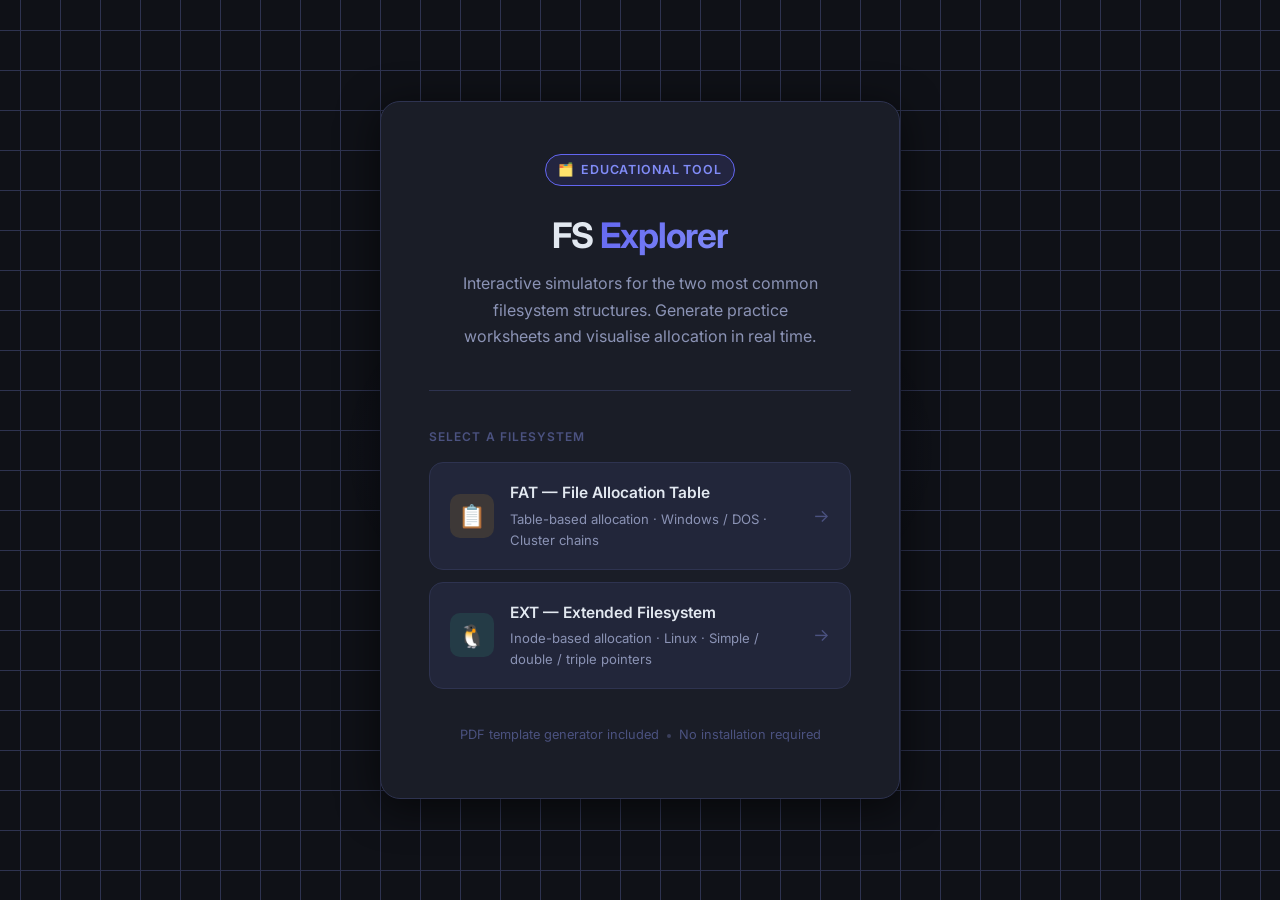
<file: index.html>
<!DOCTYPE html>
<html lang="es">
<head>
<meta charset="UTF-8">
<meta name="viewport" content="width=device-width, initial-scale=1.0">
<title>FS Explorer — Filesystem Simulator</title>
<link rel="stylesheet" href="styles.css">
<style>
    @import url('https://fonts.googleapis.com/css2?family=Inter:wght@400;500;600;700&display=swap');

    body {
        display: flex;
        flex-direction: column;
        justify-content: center;
        align-items: center;
        min-height: 100vh;
        padding: 24px;
        background: var(--bg);
        /* Subtle grid pattern */
        background-image:
            linear-gradient(var(--border) 1px, transparent 1px),
            linear-gradient(90deg, var(--border) 1px, transparent 1px);
        background-size: 40px 40px;
        background-position: center center;
    }

    /* Radial glow behind the card */
    body::before {
        content: '';
        position: fixed;
        top: 50%;
        left: 50%;
        transform: translate(-50%, -50%);
        width: 600px;
        height: 400px;
        background: radial-gradient(ellipse, rgba(99,102,241,0.12) 0%, transparent 70%);
        pointer-events: none;
        z-index: 0;
    }

    .card {
        position: relative;
        z-index: 1;
        background: var(--surface);
        border: 1px solid var(--border);
        border-radius: 20px;
        padding: 52px 48px;
        text-align: center;
        max-width: 520px;
        width: 100%;
        box-shadow: var(--shadow-lg);
        animation: fadeIn 0.5s ease-out;
    }

    @keyframes fadeIn {
        from { opacity: 0; transform: translateY(20px); }
        to   { opacity: 1; transform: translateY(0); }
    }

    .badge {
        display: inline-flex;
        align-items: center;
        gap: 6px;
        background: var(--accent-dim);
        border: 1px solid var(--accent);
        color: var(--accent-hover);
        font-size: 0.78rem;
        font-weight: 600;
        letter-spacing: 0.07em;
        text-transform: uppercase;
        padding: 5px 12px;
        border-radius: 20px;
        margin-bottom: 28px;
    }

    h1 {
        font-size: 2.2rem;
        font-weight: 700;
        color: var(--text);
        letter-spacing: -0.03em;
        line-height: 1.2;
        margin-bottom: 14px;
    }

    h1 span {
        background: linear-gradient(135deg, var(--accent) 0%, var(--accent-hover) 100%);
        -webkit-background-clip: text;
        -webkit-text-fill-color: transparent;
        background-clip: text;
    }

    .subtitle {
        color: var(--text-muted);
        font-size: 1rem;
        line-height: 1.65;
        margin-bottom: 40px;
        max-width: 380px;
        margin-left: auto;
        margin-right: auto;
    }

    .separator {
        height: 1px;
        background: var(--border);
        margin: 0 0 36px 0;
    }

    .label-section {
        font-size: 0.75rem;
        font-weight: 600;
        letter-spacing: 0.09em;
        text-transform: uppercase;
        color: var(--text-faint);
        margin-bottom: 16px;
        text-align: left;
    }

    .options {
        display: flex;
        flex-direction: column;
        gap: 12px;
        margin-bottom: 36px;
    }

    .option-card {
        display: flex;
        align-items: center;
        gap: 16px;
        padding: 18px 20px;
        background: var(--surface-2);
        border: 1px solid var(--border);
        border-radius: var(--radius);
        text-decoration: none;
        color: var(--text);
        transition: all 0.2s ease;
        text-align: left;
        cursor: pointer;
    }

    .option-card:hover {
        border-color: var(--accent);
        background: var(--accent-dim);
        transform: translateY(-2px);
        box-shadow: 0 6px 24px rgba(99,102,241,0.2);
    }

    .option-icon {
        width: 44px;
        height: 44px;
        border-radius: 10px;
        display: flex;
        align-items: center;
        justify-content: center;
        font-size: 1.4rem;
        flex-shrink: 0;
    }

    .option-icon.fat  { background: rgba(251,191,36,0.12); }
    .option-icon.ext  { background: rgba(52,211,153,0.12); }

    .option-info { flex: 1; }

    .option-name {
        font-weight: 600;
        font-size: 0.97rem;
        margin-bottom: 3px;
    }

    .option-desc {
        font-size: 0.82rem;
        color: var(--text-muted);
    }

    .option-arrow {
        color: var(--text-faint);
        font-size: 1.1rem;
        transition: transform 0.2s, color 0.2s;
    }

    .option-card:hover .option-arrow {
        transform: translateX(4px);
        color: var(--accent-hover);
    }

    .footer-note {
        color: var(--text-faint);
        font-size: 0.8rem;
        display: flex;
        align-items: center;
        justify-content: center;
        gap: 8px;
    }

    .dot {
        width: 4px;
        height: 4px;
        border-radius: 50%;
        background: var(--border-light);
        display: inline-block;
    }
</style>
</head>
<body>
    <div class="card">
        <div class="badge">
            <span>🗂️</span>
            Educational Tool
        </div>

        <h1>FS <span>Explorer</span></h1>
        <p class="subtitle">
            Interactive simulators for the two most common filesystem structures.
            Generate practice worksheets and visualise allocation in real time.
        </p>

        <div class="separator"></div>

        <p class="label-section">Select a filesystem</p>

        <div class="options">
            <a href="SistemaFAT.html" class="option-card">
                <div class="option-icon fat">📋</div>
                <div class="option-info">
                    <div class="option-name">FAT — File Allocation Table</div>
                    <div class="option-desc">Table-based allocation · Windows / DOS · Cluster chains</div>
                </div>
                <span class="option-arrow">→</span>
            </a>

            <a href="SistemaEXT.html" class="option-card">
                <div class="option-icon ext">🐧</div>
                <div class="option-info">
                    <div class="option-name">EXT — Extended Filesystem</div>
                    <div class="option-desc">Inode-based allocation · Linux · Simple / double / triple pointers</div>
                </div>
                <span class="option-arrow">→</span>
            </a>
        </div>

        <div class="footer-note">
            <span>PDF template generator included</span>
            <span class="dot"></span>
            <span>No installation required</span>
        </div>
    </div>
</body>
</html>
</file>
<file: styles.css>
/* ============================================================
   FS Explorer — Global Stylesheet
   Design: dark slate + indigo accent, clean & professional
   ============================================================ */

:root {
    --bg:           #0f1117;
    --surface:      #1a1d27;
    --surface-2:    #22263a;
    --border:       #2e3350;
    --border-light: #3a3f5c;
    --accent:       #6366f1;
    --accent-hover: #818cf8;
    --accent-dim:   rgba(99,102,241,0.12);
    --text:         #e2e8f0;
    --text-muted:   #8b93b5;
    --text-faint:   #4b5280;
    --danger:       #f87171;
    --warning:      #fbbf24;
    --success:      #34d399;
    --radius:       14px;
    --radius-sm:    8px;
    --shadow:       0 4px 24px rgba(0,0,0,0.4);
    --shadow-lg:    0 8px 40px rgba(0,0,0,0.6);
    --font:         'Inter', 'Segoe UI', system-ui, sans-serif;
    --font-mono:    'JetBrains Mono', 'Fira Code', 'Courier New', monospace;
}

* { margin: 0; padding: 0; box-sizing: border-box; }

@import url('https://fonts.googleapis.com/css2?family=Inter:wght@400;500;600;700&family=JetBrains+Mono:wght@400;500&display=swap');

body {
    font-family: var(--font);
    background: var(--bg);
    min-height: 100vh;
    padding: 20px;
    color: var(--text);
    line-height: 1.6;
}

/* ── Layout ─────────────────────────────────────────────── */

.container {
    max-width: 1400px;
    margin: 0 auto;
    margin-top: 56px;
    display: grid;
    grid-template-columns: 1fr 1fr;
    gap: 24px;
}

/* ── Panels ──────────────────────────────────────────────── */

.panel {
    background: var(--surface);
    border: 1px solid var(--border);
    border-radius: var(--radius);
    padding: 28px;
    box-shadow: var(--shadow);
    animation: fadeIn 0.4s ease-out;
    max-height: 90vh;
    overflow-y: auto;
    scrollbar-gutter: stable both-edges;
}

@keyframes fadeIn {
    from { opacity: 0; transform: translateY(16px); }
    to   { opacity: 1; transform: translateY(0); }
}

@keyframes fadeOut {
    from { opacity: 1; transform: translateY(0); }
    to   { opacity: 0; transform: translateY(16px); }
}

.leaving .panel {
    animation: fadeOut 0.35s ease-in forwards;
}

.leaving .btn-home {
    opacity: 0;
    transform: translateY(-8px);
    transition: opacity 0.3s ease, transform 0.3s ease;
}

/* ── Typography ──────────────────────────────────────────── */

h2 {
    color: var(--text);
    font-size: 1.25rem;
    font-weight: 700;
    margin-bottom: 22px;
    display: flex;
    align-items: center;
    gap: 10px;
    border-bottom: 1px solid var(--border);
    padding-bottom: 14px;
    letter-spacing: -0.01em;
}

h3 {
    color: var(--text);
    font-size: 1rem;
    font-weight: 600;
    margin: 22px 0 12px 0;
    display: flex;
    align-items: center;
    gap: 8px;
    color: var(--text-muted);
    text-transform: uppercase;
    font-size: 0.75rem;
    letter-spacing: 0.08em;
}

/* ── Forms ───────────────────────────────────────────────── */

.form-group { margin-bottom: 16px; }

label {
    display: block;
    color: var(--text-muted);
    font-weight: 500;
    margin-bottom: 6px;
    font-size: 0.85rem;
    letter-spacing: 0.02em;
}

input[type="text"],
input[type="number"],
select {
    width: 100%;
    padding: 10px 14px;
    border: 1px solid var(--border);
    border-radius: var(--radius-sm);
    font-size: 0.95rem;
    font-family: var(--font);
    transition: border-color 0.2s, box-shadow 0.2s;
    background: var(--surface-2);
    color: var(--text);
}

input[type="text"]:focus,
input[type="number"]:focus,
select:focus {
    outline: none;
    border-color: var(--accent);
    box-shadow: 0 0 0 3px var(--accent-dim);
}

select option { background: var(--surface-2); }

.checkbox-group {
    display: flex;
    align-items: center;
    gap: 10px;
    margin-top: 8px;
}

input[type="checkbox"] {
    width: 17px;
    height: 17px;
    cursor: pointer;
    accent-color: var(--accent);
}

/* ── Buttons ─────────────────────────────────────────────── */

button {
    background: var(--accent);
    color: #fff;
    border: none;
    padding: 11px 22px;
    border-radius: var(--radius-sm);
    font-size: 0.92rem;
    font-weight: 600;
    font-family: var(--font);
    cursor: pointer;
    transition: background 0.2s, transform 0.15s, box-shadow 0.2s;
    box-shadow: 0 2px 8px rgba(99,102,241,0.3);
    display: inline-flex;
    align-items: center;
    gap: 8px;
    width: 100%;
    justify-content: center;
    margin-top: 8px;
}

button:hover {
    background: var(--accent-hover);
    transform: translateY(-1px);
    box-shadow: 0 4px 16px rgba(99,102,241,0.4);
}

button:active { transform: translateY(0); }

.btn-small {
    padding: 6px 12px;
    font-size: 0.82rem;
    width: auto;
    margin: 0;
    background: var(--surface-2);
    color: var(--text);
    border: 1px solid var(--border);
    box-shadow: none;
}

.btn-small:hover {
    background: var(--border);
    transform: none;
}

.btn-round {
    width: 34px;
    height: 34px;
    padding: 0;
    border-radius: 50%;
    display: flex;
    justify-content: center;
    align-items: center;
    background: var(--surface-2);
    color: var(--text);
    font-size: 1em;
    border: 1px solid var(--border);
    cursor: pointer;
    box-shadow: none;
    transition: background 0.2s;
    margin-top: 0;
    width: auto;
    min-width: 34px;
}

.btn-round:hover {
    background: var(--border);
    transform: none;
    box-shadow: none;
}

.btn-home {
    display: inline-flex;
    align-items: center;
    gap: 7px;
    padding: 8px 14px;
    border-radius: var(--radius-sm);
    background: var(--surface);
    color: var(--text-muted);
    border: 1px solid var(--border);
    text-decoration: none;
    font-weight: 500;
    font-size: 0.88rem;
    font-family: var(--font);
    box-shadow: var(--shadow);
    transition: all 0.2s ease;
    position: fixed;
    top: 14px;
    left: max(20px, calc((100vw - 1400px) / 2));
    z-index: 1000;
}

.btn-home:hover {
    color: var(--text);
    border-color: var(--border-light);
    transform: translateY(-1px);
}

/* ── Code / Tree view ────────────────────────────────────── */

pre {
    background: var(--bg);
    padding: 18px;
    border-radius: var(--radius-sm);
    font-size: 13px;
    white-space: pre-wrap;
    border: 1px solid var(--border);
    font-family: var(--font-mono);
    line-height: 1.7;
    color: var(--text);
    max-height: 380px;
    overflow-y: auto;
}

/* ── Instruction items ───────────────────────────────────── */

.instr-item {
    background: var(--surface-2);
    margin: 8px 0;
    padding: 12px 14px;
    border-radius: var(--radius-sm);
    display: flex;
    justify-content: space-between;
    align-items: flex-start;
    gap: 8px;
    border-left: 3px solid var(--accent);
    transition: border-color 0.2s, background 0.2s;
}

.instr-item:hover {
    background: var(--border);
    border-left-color: var(--accent-hover);
}

.instr-text {
    font-family: var(--font-mono);
    color: var(--text);
    font-size: 0.85rem;
    flex: 1 1 auto;
    min-width: 0;
    white-space: normal;
    overflow-wrap: anywhere;
    word-break: break-word;
}

/* ── Badges ──────────────────────────────────────────────── */

.stats-badge {
    display: inline-block;
    background: var(--accent-dim);
    color: var(--accent-hover);
    border: 1px solid var(--accent);
    padding: 6px 14px;
    border-radius: 20px;
    font-weight: 700;
    font-size: 1rem;
}

/* ── Misc ────────────────────────────────────────────────── */

.empty-state {
    text-align: center;
    padding: 36px;
    color: var(--text-faint);
    font-style: italic;
    font-size: 0.9rem;
}

.divider {
    height: 1px;
    background: var(--border);
    margin: 22px 0;
}

/* ── Scrollbars ──────────────────────────────────────────── */

::-webkit-scrollbar { width: 6px; height: 6px; }
::-webkit-scrollbar-track { background: transparent; }
::-webkit-scrollbar-thumb { background: var(--border-light); border-radius: 10px; }
::-webkit-scrollbar-thumb:hover { background: var(--text-faint); }

.panel::-webkit-scrollbar { width: 6px; }
.panel::-webkit-scrollbar-track { background: transparent; margin: 10px 0; }
.panel::-webkit-scrollbar-thumb { background: var(--border-light); border-radius: 10px; }

/* ── Tooltip ─────────────────────────────────────────────── */

.tooltip { position: relative; display: inline-block; }

.tooltip-text {
    visibility: hidden;
    background: var(--surface-2);
    color: var(--text);
    border: 1px solid var(--border);
    text-align: center;
    padding: 7px 12px;
    border-radius: var(--radius-sm);
    position: absolute;
    z-index: 10;
    bottom: 130%;
    left: 50%;
    transform: translateX(-50%);
    font-size: 0.82rem;
    white-space: nowrap;
    opacity: 0;
    transition: opacity 0.2s;
    box-shadow: var(--shadow);
}

.tooltip:hover .tooltip-text { visibility: visible; opacity: 1; }

/* ── Responsive ──────────────────────────────────────────── */

@media (max-width: 1024px) {
    .container { grid-template-columns: 1fr; }
}
</file>
